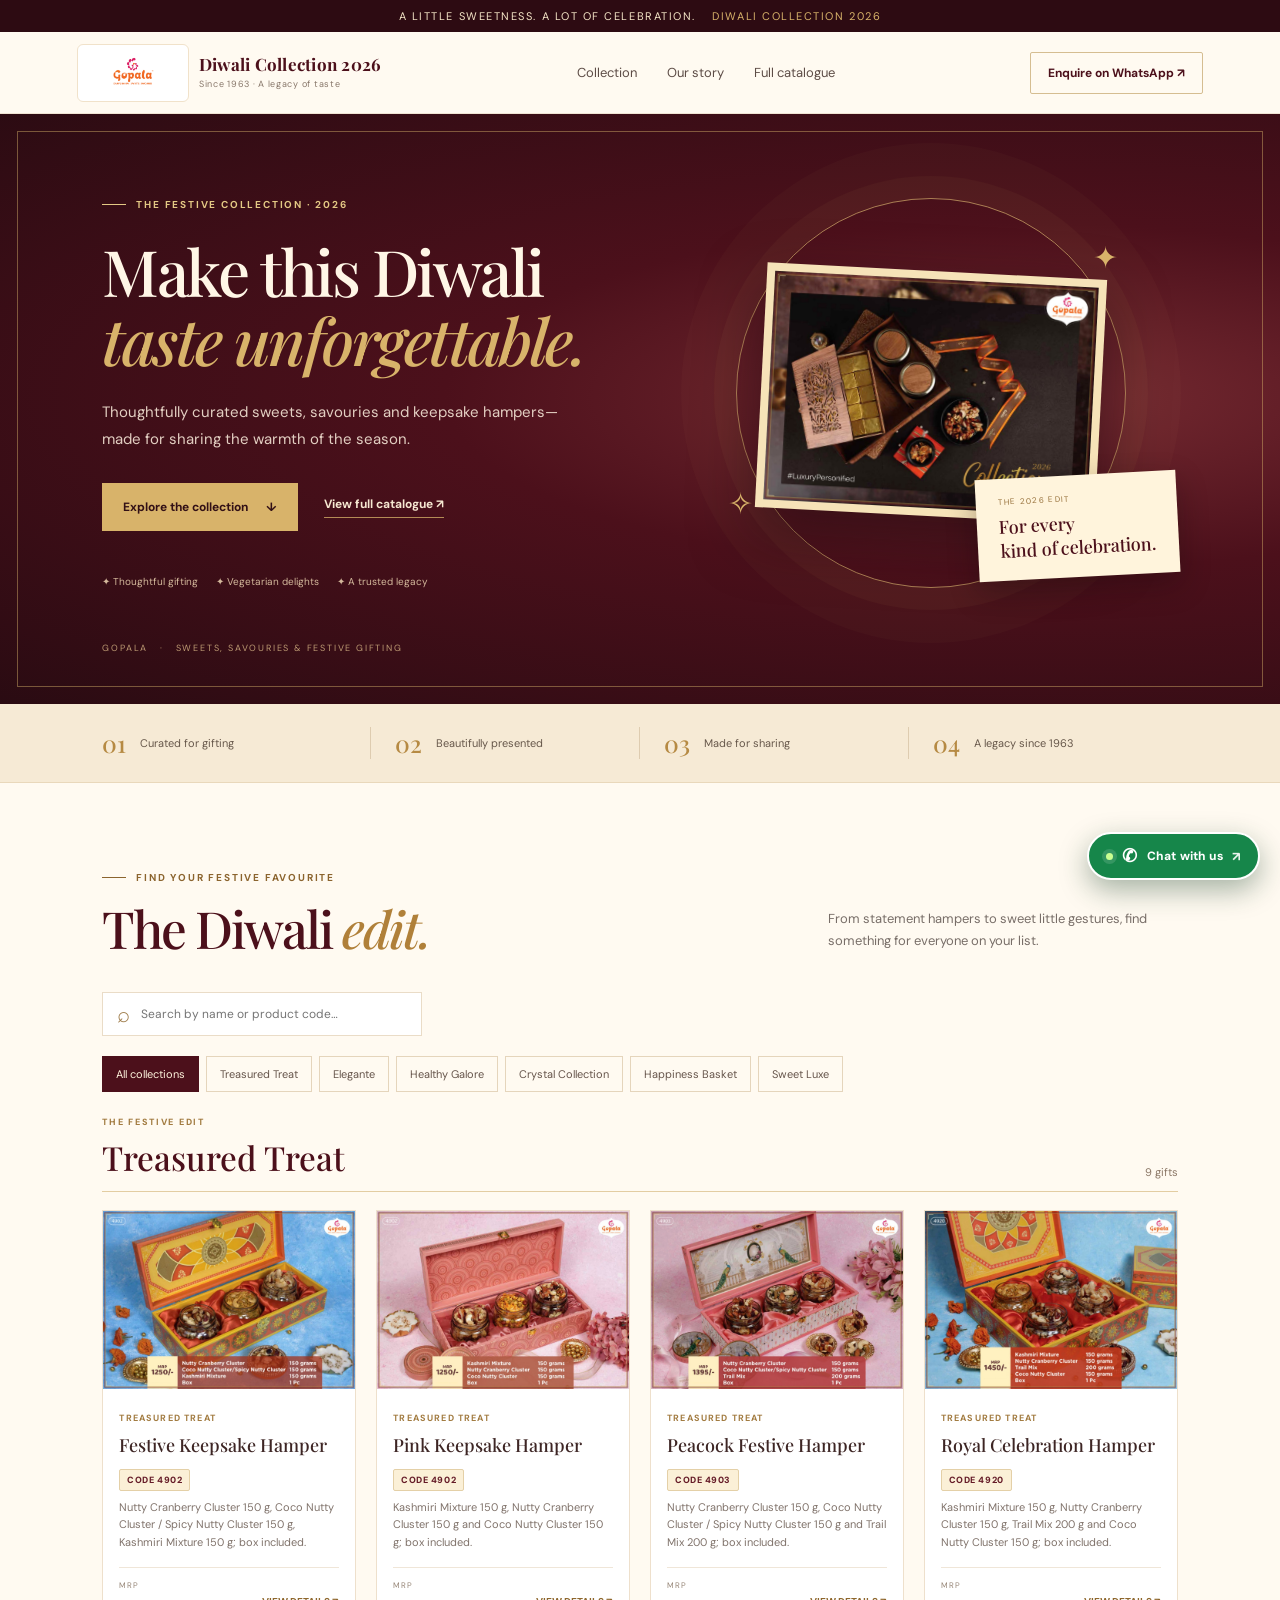
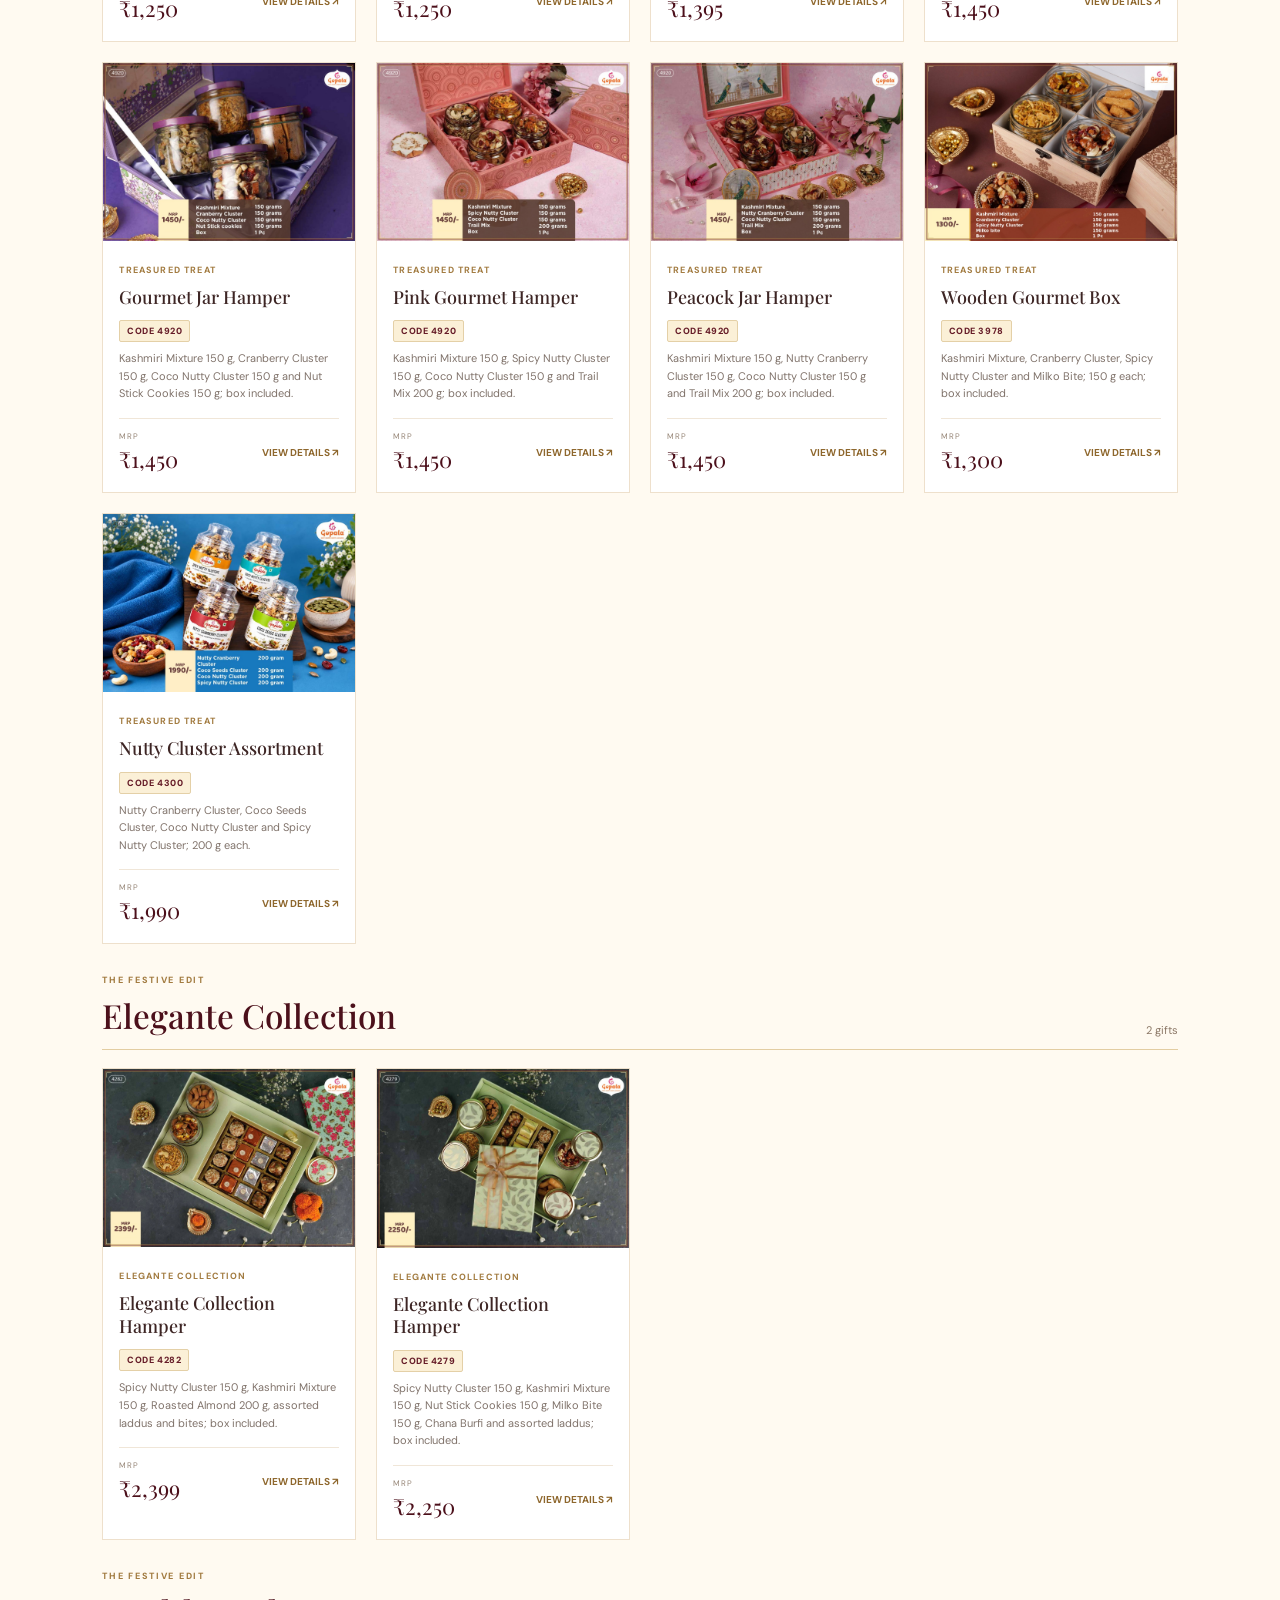
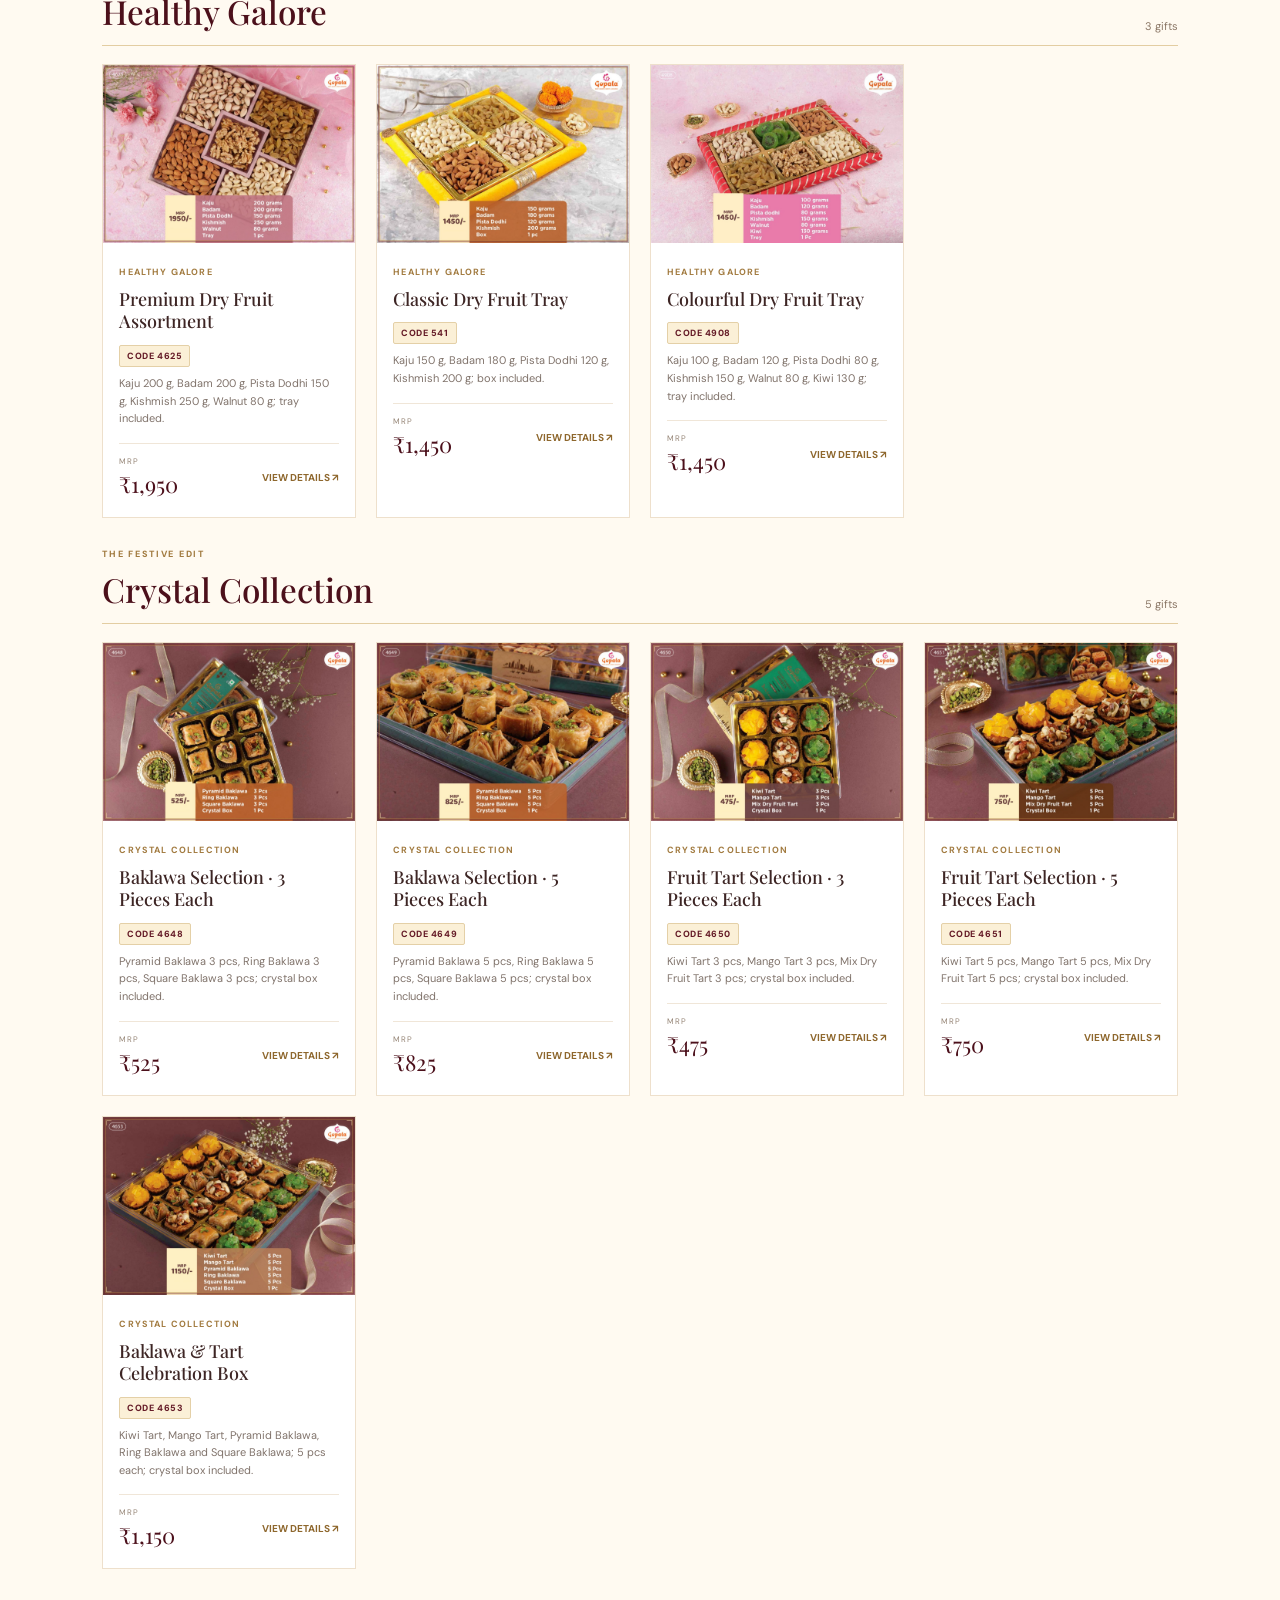
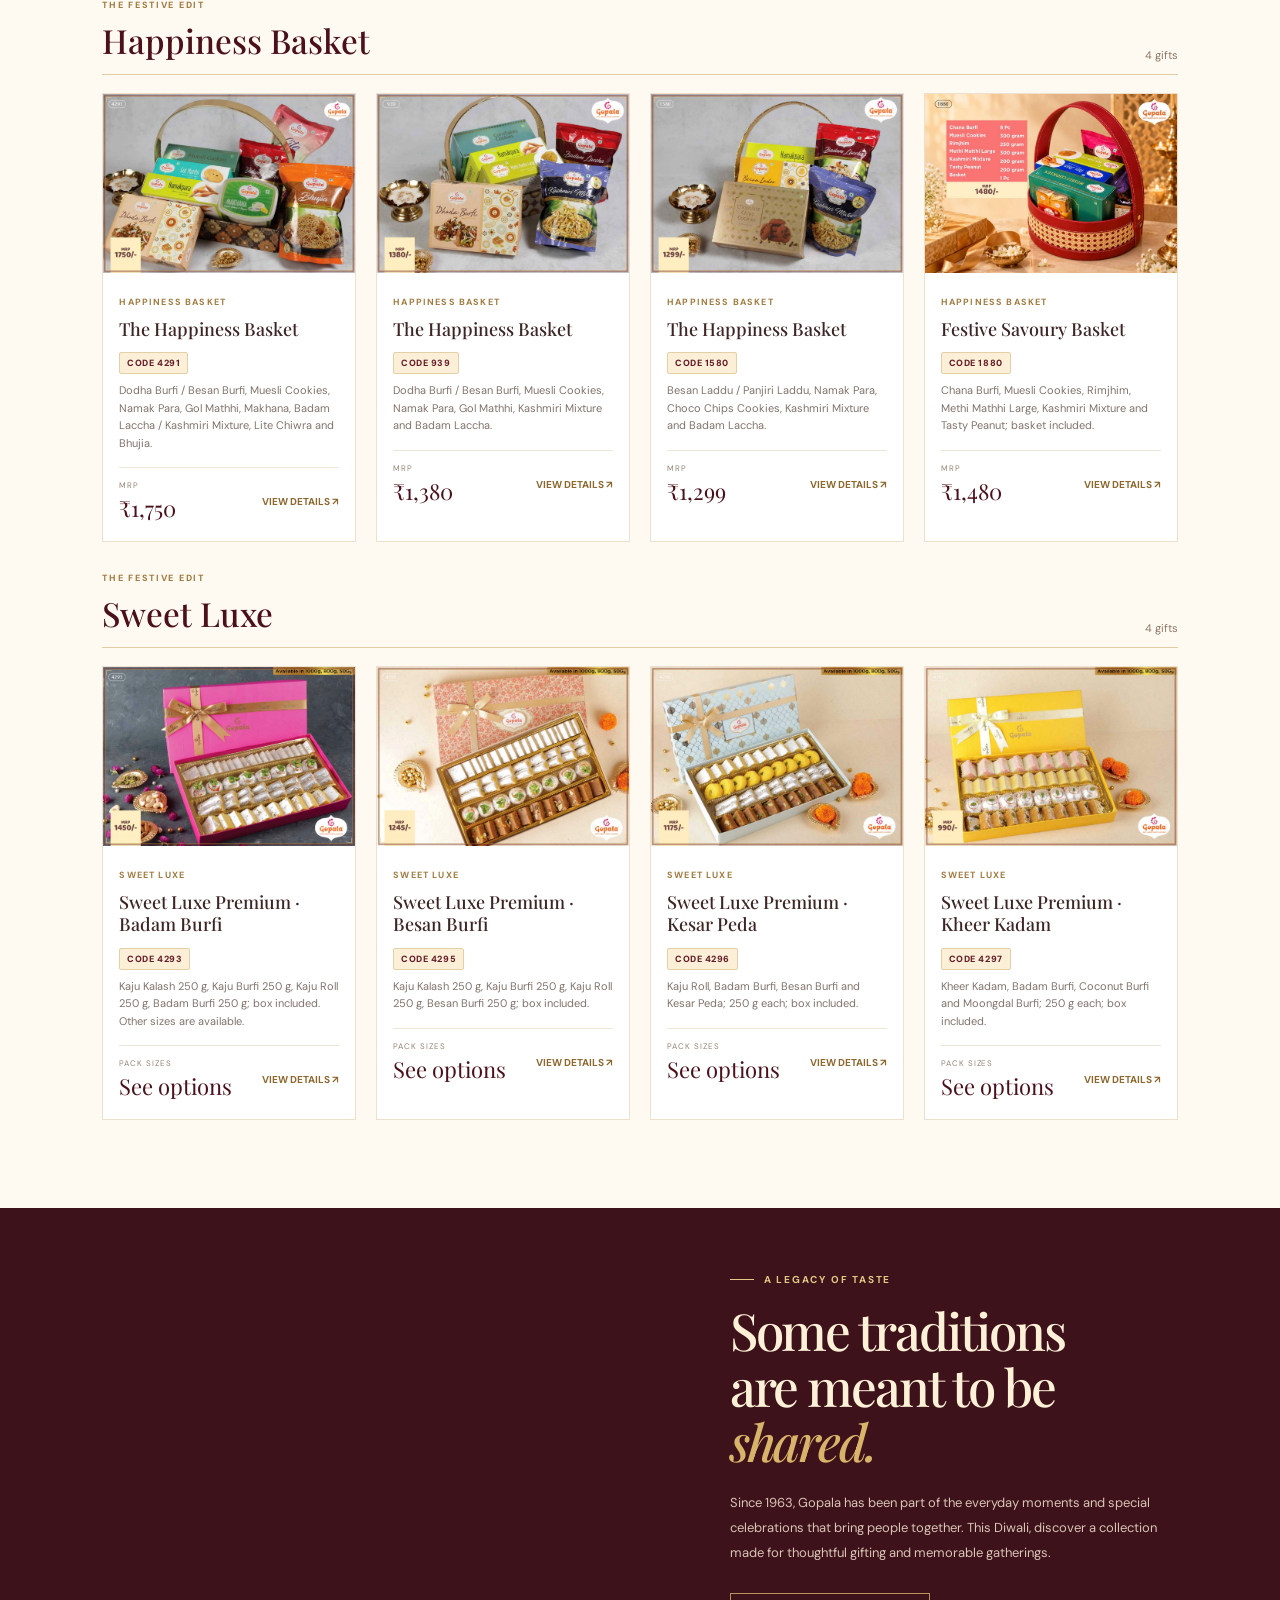
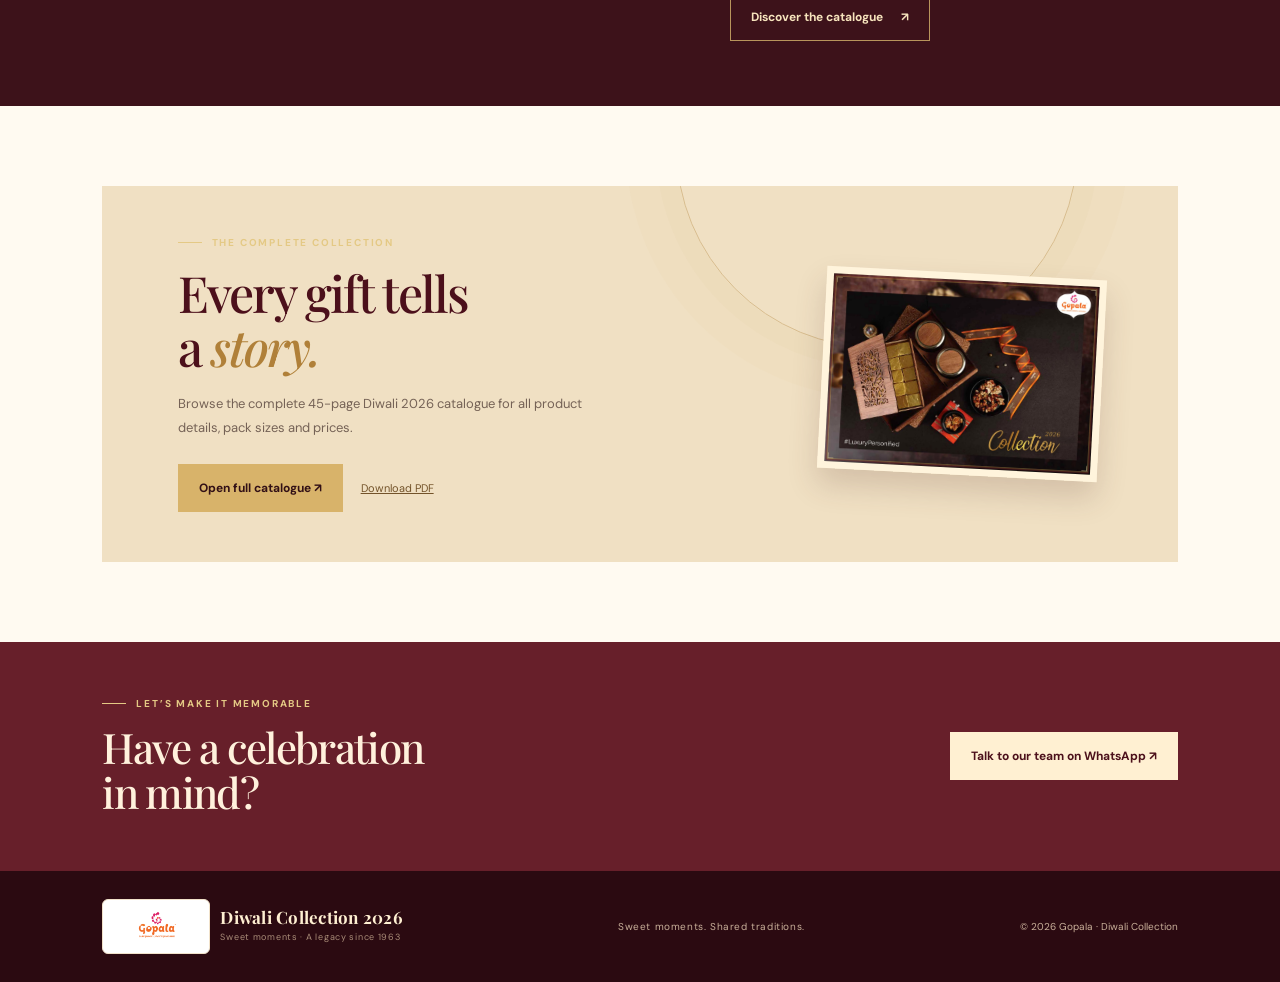
<file: gopala-diwali-2026-website/index.html>
<!doctype html>
<html lang="en">
<head>
<meta charset="utf-8"><meta name="viewport" content="width=device-width,initial-scale=1">
<meta name="theme-color" content="#4c101b">
<meta name="description" content="Discover Gopala's Diwali 2026 collection of festive hampers, premium sweets, dry fruits and gourmet treats.">
<title>Gopala | Diwali Collection 2026</title>
<link rel="preconnect" href="https://fonts.googleapis.com">
<link href="https://fonts.googleapis.com/css2?family=DM+Sans:wght@400;500;600;700&family=Playfair+Display:wght@500;600;700&display=swap" rel="stylesheet">
<link rel="stylesheet" href="styles.css">
</head>
<body>
<div class="topline">A little sweetness. A lot of celebration. <span>Diwali Collection 2026</span></div>
<header class="nav">
  <a class="brand" href="#" aria-label="Gopala home"><img class="brand-logo" src="assets/gopala-logo.png" alt="Gopala Dairy, Bakery, Sweets and Savouries logo"><span><b>Diwali Collection 2026</b><small>Since 1963 · A legacy of taste</small></span></a>
  <nav><a href="#collection">Collection</a><a href="#story">Our story</a><a href="#catalogue">Full catalogue</a></nav>
  <a class="nav-cta" href="https://wa.me/917290031303?text=Hello%20Gopala%2C%20I%27m%20interested%20in%20the%20Diwali%202026%20collection." target="_blank" rel="noopener">Enquire on WhatsApp ↗</a>
  <button class="menu-toggle" aria-label="Open menu" aria-expanded="false">☰</button>
</header>
<main>
<section class="hero">
  <div class="hero-copy">
    <div class="eyebrow"><span></span> THE FESTIVE COLLECTION · 2026</div>
    <h1>Make this Diwali<br><em>taste unforgettable.</em></h1>
    <p>Thoughtfully curated sweets, savouries and keepsake hampers—made for sharing the warmth of the season.</p>
    <div class="hero-actions"><a class="button gold" href="#collection">Explore the collection <span>↓</span></a><a class="text-link" href="assets/Gopala_Diwali_2026_Catalogue.pdf" target="_blank">View full catalogue ↗</a></div>
    <div class="hero-notes"><span>✦ Thoughtful gifting</span><span>✦ Vegetarian delights</span><span>✦ A trusted legacy</span></div>
  </div>
  <div class="hero-art">
    <div class="halo"></div><div class="hero-image"><img src="assets/pages/page-01.jpg" alt="Gopala Diwali Collection 2026 catalogue cover"></div>
    <div class="floating-tag"><span>THE 2026 EDIT</span><b>For every<br>kind of celebration.</b></div>
    <div class="spark s1">✦</div><div class="spark s2">✧</div>
  </div>
  <div class="hero-bottom">GOPALA <span>·</span> SWEETS, SAVOURIES & FESTIVE GIFTING</div>
</section>
<section class="trust-strip"><div><b>01</b><span>Curated for gifting</span></div><div><b>02</b><span>Beautifully presented</span></div><div><b>03</b><span>Made for sharing</span></div><div><b>04</b><span>A legacy since 1963</span></div></section>
<section id="collection" class="collection section">
  <div class="section-heading"><div><div class="eyebrow dark"><span></span> FIND YOUR FESTIVE FAVOURITE</div><h2>The Diwali <em>edit.</em></h2></div><p>From statement hampers to sweet little gestures, find something for everyone on your list.</p></div>
  <div class="toolbar"><label class="search"><span>⌕</span><input id="search" type="search" placeholder="Search by name or product code…" aria-label="Search products"></label><div id="filters" class="filters"><button class="filter active" data-category="All">All collections</button><button class="filter" data-category="Treasured Treat">Treasured Treat</button><button class="filter" data-category="Elegante Collection">Elegante</button><button class="filter" data-category="Healthy Galore">Healthy Galore</button><button class="filter" data-category="Crystal Collection">Crystal Collection</button><button class="filter" data-category="Happiness Basket">Happiness Basket</button><button class="filter" data-category="Sweet Luxe">Sweet Luxe</button></div></div>
  <div id="product-grid" class="product-grid" aria-live="polite"></div>
  <div id="empty" class="empty" hidden>No products match that search. Try another name or code.</div>
</section>
<section id="story" class="story">
  <div class="story-image"><img src="assets/product-images/product-page-37.svg" alt="Gopala premium festive sweets gift box"></div>
  <div class="story-copy"><div class="eyebrow"><span></span> A LEGACY OF TASTE</div><h2>Some traditions<br>are meant to be <em>shared.</em></h2><p>Since 1963, Gopala has been part of the everyday moments and special celebrations that bring people together. This Diwali, discover a collection made for thoughtful gifting and memorable gatherings.</p><a class="button outline" href="#catalogue">Discover the catalogue <span>↗</span></a></div>
</section>
<section id="catalogue" class="catalogue section">
  <div class="catalogue-panel"><div><div class="eyebrow"><span></span> THE COMPLETE COLLECTION</div><h2>Every gift tells<br>a <em>story.</em></h2><p>Browse the complete 45-page Diwali 2026 catalogue for all product details, pack sizes and prices.</p><a class="button gold" href="assets/Gopala_Diwali_2026_Catalogue.pdf" target="_blank" rel="noopener">Open full catalogue ↗</a><a class="download-link" href="assets/Gopala_Diwali_2026_Catalogue.pdf" download>Download PDF</a></div><div class="catalogue-cover"><img src="assets/pages/page-01.jpg" alt="Gopala Diwali 2026 catalogue cover"></div></div>
</section>
<section class="contact-band"><div><div class="eyebrow"><span></span> LET’S MAKE IT MEMORABLE</div><h2>Have a celebration<br>in mind?</h2></div><a class="button light" href="https://wa.me/917290031303?text=Hello%20Gopala%2C%20please%20help%20me%20with%20Diwali%20gifting." target="_blank" rel="noopener">Talk to our team on WhatsApp ↗</a></section>
</main>
<footer><a class="brand footer-brand" href="#"><img class="brand-logo" src="assets/gopala-logo.png" alt="Gopala logo"><span><b>Diwali Collection 2026</b><small>Sweet moments · A legacy since 1963</small></span></a><p>Sweet moments. Shared traditions.</p><span>© 2026 Gopala · Diwali Collection</span></footer>
<a class="whatsapp-float" href="https://wa.me/917290031303?text=Hello%20Gopala%2C%20I%27m%20interested%20in%20the%20Diwali%202026%20gifting%20collection." target="_blank" rel="noopener" aria-label="Chat with Gopala on WhatsApp"><span class="wa-dot"></span><span class="wa-icon">✆</span><span>Chat with us</span><span class="wa-arrow">↗</span></a>
<div id="modal" class="modal" aria-hidden="true"><div class="modal-backdrop" data-close></div><div class="modal-card" role="dialog" aria-modal="true" aria-labelledby="modal-title"><button class="modal-close" data-close aria-label="Close">×</button><img id="modal-img" alt=""><div class="modal-info"><div class="eyebrow dark" id="modal-category"></div><h2 id="modal-title"></h2><p id="modal-desc"></p><div class="modal-price"><small id="modal-price-label">MRP</small><b id="modal-price"></b><span id="modal-code"></span></div><div id="modal-sizes" class="modal-sizes" hidden aria-label="Prices by pack size"></div><a id="modal-whatsapp" class="button gold" target="_blank" rel="noopener">Enquire about this gift ↗</a></div></div></div>
<script src="app.js"></script>
</body></html>
</file>
<file: gopala-diwali-2026-website/styles.css>
*{box-sizing:border-box} :root{--wine:#4c101b;--wine2:#681f2b;--gold:#d8b36a;--cream:#fff8eb;--ink:#2c2020;--muted:#786e68;--line:#eadcc7}html{scroll-behavior:smooth;scroll-padding-top:90px}body{margin:0;background:#fffaf1;color:var(--ink);font-family:"DM Sans",sans-serif}a{color:inherit;text-decoration:none}.topline{background:#2d0b12;color:#f6e7c8;text-align:center;padding:9px 16px;font-size:11px;letter-spacing:.14em;text-transform:uppercase}.topline span{color:var(--gold);margin-left:12px}.nav{height:82px;display:flex;align-items:center;justify-content:space-between;padding:0 6vw;background:#fffaf1;position:sticky;top:0;z-index:20;border-bottom:1px solid #f0e4d3}.brand{display:flex;align-items:center;gap:10px}.brand-mark{display:grid;place-items:center;width:42px;height:42px;border-radius:50%;background:var(--wine);color:var(--gold);font-family:"Playfair Display",serif;font-size:26px;border:1px solid var(--gold);outline:1px solid var(--wine);outline-offset:3px}.brand b{display:block;font-family:"Playfair Display",serif;font-size:22px;color:var(--wine);line-height:1}.brand small{display:block;font-size:9px;letter-spacing:.08em;color:#88776a;margin-top:5px}.nav nav{display:flex;gap:30px;font-size:13px;color:#5d4c46}.nav nav a:hover,.text-link:hover{color:#a26e22}.nav-cta{font-size:12px;border:1px solid #d5bd91;padding:12px 17px;border-radius:2px;color:var(--wine);font-weight:700}.menu-toggle{display:none;background:none;border:0;font-size:24px;color:var(--wine)}.hero{min-height:590px;background:radial-gradient(ellipse at 80% 48%,#772b32 0,#4c101b 40%,#2a0b12 100%);color:#fff6e6;padding:74px 8vw 45px;display:grid;grid-template-columns:1fr .85fr;align-items:center;position:relative;overflow:hidden}.hero:before{content:"";position:absolute;inset:17px;border:1px solid rgba(216,179,106,.45);pointer-events:none}.hero-copy{position:relative;z-index:2;max-width:600px}.eyebrow{display:flex;align-items:center;gap:10px;font-size:10px;font-weight:700;letter-spacing:.18em;color:#e4c985}.eyebrow span{width:24px;height:1px;background:currentColor;display:inline-block}.eyebrow.dark{color:#8b642e}.hero h1,.section h2,.story h2,.catalogue h2,.contact-band h2{font-family:"Playfair Display",serif;font-size:clamp(44px,5vw,72px);line-height:1.08;font-weight:500;letter-spacing:-.04em;margin:25px 0}.hero h1 em,.section h2 em,.story h2 em,.catalogue h2 em{font-weight:500;color:var(--gold)}.hero-copy>p{color:#e3cfc2;line-height:1.8;max-width:480px;font-size:15px}.hero-actions{display:flex;align-items:center;gap:26px;margin-top:30px}.button{display:inline-flex;align-items:center;justify-content:center;gap:18px;padding:15px 20px;font-size:12px;font-weight:700;transition:transform .2s,background .2s;border:1px solid transparent}.button:hover{transform:translateY(-2px)}.gold{background:var(--gold);color:#321016}.gold:hover{background:#edce8a}.text-link{font-size:12px;font-weight:700;color:#f6e8d1;border-bottom:1px solid #b48b56;padding-bottom:5px}.hero-notes{display:flex;gap:18px;flex-wrap:wrap;color:#d4b99c;font-size:10px;margin-top:44px}.hero-art{position:relative;display:flex;justify-content:center;align-items:center;min-height:400px}.halo{position:absolute;width:min(34vw,390px);aspect-ratio:1;border-radius:50%;border:1px solid rgba(225,189,116,.65);box-shadow:0 0 0 22px rgba(225,189,116,.04),0 0 0 55px rgba(225,189,116,.025)}.hero-image{width:min(29vw,340px);position:relative;transform:rotate(3deg);padding:8px;background:#f6e3b8;box-shadow:0 25px 60px #17070b80}.hero-image img{width:100%;display:block}.floating-tag{position:absolute;bottom:16px;right:0;background:#fff4dc;color:var(--wine);padding:18px 22px;box-shadow:0 12px 30px #18080b55;transform:rotate(-3deg)}.floating-tag span{font-size:8px;letter-spacing:.16em;color:#96703a;display:block;margin-bottom:8px}.floating-tag b{font-family:"Playfair Display",serif;font-size:18px;font-weight:500}.spark{position:absolute;color:var(--gold);font-size:30px}.s1{top:45px;right:12%}.s2{left:9%;bottom:70px}.hero-bottom{grid-column:1/-1;color:#bd9a73;font-size:9px;letter-spacing:.2em;margin-top:38px}.hero-bottom span{padding:0 8px}.trust-strip{display:grid;grid-template-columns:repeat(4,1fr);padding:23px 8vw;background:#f6ead5;border-bottom:1px solid #e9d8bb}.trust-strip div{display:flex;gap:14px;align-items:center;border-right:1px solid #deccb0;padding-left:24px}.trust-strip div:first-child{padding-left:0}.trust-strip div:last-child{border:0}.trust-strip b{font-family:"Playfair Display",serif;color:#b68a43;font-size:24px;font-weight:500}.trust-strip span{font-size:11px;color:#67584b}.section{padding:88px 8vw}.section-heading{display:flex;align-items:end;justify-content:space-between;gap:30px}.section h2,.story h2,.catalogue h2,.contact-band h2{font-size:clamp(40px,4vw,56px);color:var(--wine);margin:17px 0 0}.section h2 em,.story h2 em,.catalogue h2 em{color:#b08039}.section-heading>p{max-width:350px;color:var(--muted);line-height:1.7;font-size:13px;margin-bottom:4px}.toolbar{display:flex;justify-content:space-between;align-items:center;gap:20px;margin:36px 0 24px;flex-wrap:wrap}.search{display:flex;align-items:center;gap:9px;background:white;border:1px solid var(--line);padding:0 14px;width:min(320px,100%);height:44px}.search span{font-size:22px;color:#9e7b49}.search input{border:0;outline:0;width:100%;font:inherit;font-size:12px;background:transparent}.filters{display:flex;gap:7px;flex-wrap:wrap}.filter{border:1px solid #e5d5bc;background:transparent;padding:10px 13px;color:#66554b;font:inherit;font-size:11px;cursor:pointer}.filter.active,.filter:hover{background:var(--wine);border-color:var(--wine);color:#fff4dd}.product-grid{display:grid;grid-template-columns:repeat(4,minmax(0,1fr));gap:20px}.product-card{background:#fff;border:1px solid #eee0cc;min-width:0;transition:transform .25s,box-shadow .25s;cursor:pointer}.product-card:hover{transform:translateY(-5px);box-shadow:0 16px 35px #4c101b12}.product-image{position:relative;background:#eee1ce;overflow:hidden;aspect-ratio:1.42}.product-image img{width:100%;height:100%;object-fit:cover;display:block;transition:transform .5s}.product-card:hover .product-image img{transform:scale(1.035)}.product-code{position:absolute;top:11px;left:11px;background:#fff7e8eF;border:1px solid #d7bd86;color:var(--wine);font-size:10px;font-weight:700;padding:6px 8px}.product-info{padding:16px 16px 18px}.product-category{font-size:9px;text-transform:uppercase;letter-spacing:.13em;color:#a27b40;font-weight:700}.product-info h3{font-family:"Playfair Display",serif;font-weight:500;font-size:18px;line-height:1.25;margin:8px 0 10px;color:#3d2524}.product-info p{font-size:11px;line-height:1.6;color:#80736b;min-height:35px;margin:0 0 15px}.product-bottom{border-top:1px solid #f0e6d8;padding-top:12px;display:flex;align-items:center;justify-content:space-between}.price-label{font-size:8px;letter-spacing:.12em;color:#958475;text-transform:uppercase;display:block;margin-bottom:3px}.price{font-family:"Playfair Display",serif;font-size:22px;color:var(--wine)}.view-link{font-size:10px;color:#8e672d;font-weight:700}.empty{text-align:center;color:var(--muted);padding:50px}.story{display:grid;grid-template-columns:1fr 1fr;background:#3d121a;color:#fff0d5}.story-image{min-height:420px;overflow:hidden}.story-image img{width:100%;height:100%;object-fit:cover;display:block}.story-copy{padding:65px 9vw 65px 7vw;align-self:center}.story h2{color:#fff1d8}.story h2 em{color:var(--gold)}.story-copy p{color:#d9c4b5;font-size:13px;line-height:1.9;margin:22px 0 28px;max-width:450px}.outline{border-color:#b9955c;color:#f7e4bd}.outline:hover{background:#5a2027}.catalogue{padding-top:80px;padding-bottom:80px}.catalogue-panel{background:#f0e0c3;padding:50px 7%;display:grid;grid-template-columns:1fr 280px;align-items:center;gap:40px;position:relative;overflow:hidden}.catalogue-panel:after{content:"";position:absolute;width:400px;height:400px;border:1px solid #d8bd8e;border-radius:50%;right:100px;top:-240px;box-shadow:0 0 0 20px #d8bd8e15,0 0 0 50px #d8bd8e12}.catalogue h2{font-size:50px}.catalogue-panel p{max-width:420px;color:#756256;line-height:1.8;font-size:13px;margin:18px 0 25px}.catalogue-cover{position:relative;z-index:1;box-shadow:0 16px 30px #5b342e30;transform:rotate(3deg);border:7px solid #fff4dc}.catalogue-cover img{width:100%;display:block}.download-link{display:inline-block;margin-left:18px;font-size:11px;color:#73532a;text-decoration:underline}.contact-band{background:#671f2a;color:#fff1dc;padding:55px 8vw;display:flex;align-items:center;justify-content:space-between;gap:30px}.contact-band h2{color:#fff1dc;font-size:42px;margin:15px 0 0}.light{background:#fff0d2;color:var(--wine)}footer{display:flex;align-items:center;justify-content:space-between;gap:20px;padding:28px 8vw;background:#2b0a11;color:#c9b09a;font-size:10px}footer .brand b{color:#fff0d2}footer .brand small{color:#a98c78}footer .brand-mark{background:#5d1a26}footer p{letter-spacing:.06em}.modal{position:fixed;inset:0;z-index:60;display:none;align-items:center;justify-content:center;padding:20px}.modal.open{display:flex}.modal-backdrop{position:absolute;inset:0;background:#1d080ddd;backdrop-filter:blur(5px)}.modal-card{position:relative;z-index:1;background:#fff9ef;max-width:850px;width:100%;max-height:90vh;overflow:auto;display:grid;grid-template-columns:1fr 1fr;box-shadow:0 25px 70px #0005}.modal-card>img{width:100%;height:100%;min-height:360px;object-fit:cover;background:#ead9bd}.modal-info{padding:38px 34px;align-self:center}.modal-close{position:absolute;right:10px;top:7px;z-index:2;border:0;background:#fff5e4;color:var(--wine);font-size:28px;width:36px;height:36px;cursor:pointer}.modal-info h2{font-family:"Playfair Display",serif;font-weight:500;font-size:30px;color:var(--wine);line-height:1.15;margin:12px 0}.modal-info p{font-size:12px;color:#77675b;line-height:1.8}.modal-price{display:flex;align-items:center;gap:13px;margin:22px 0}.modal-price small{font-size:9px;letter-spacing:.12em;color:#8e7763}.modal-price b{font-family:"Playfair Display",serif;font-size:28px;color:var(--wine)}.modal-price span{font-size:10px;color:#9a836c;margin-left:auto}.modal-info .button{width:100%;margin-bottom:15px}.modal-info .text-link{display:inline-block;color:#8b652e}.modal[aria-hidden="true"]{pointer-events:none}@media(max-width:1050px){.product-grid{grid-template-columns:repeat(3,minmax(0,1fr))}.hero{padding-left:6vw;padding-right:6vw}.nav{padding:0 4vw}.nav nav{gap:17px}.nav-cta{font-size:10px}.section{padding-left:6vw;padding-right:6vw}}@media(max-width:760px){.topline{font-size:9px}.nav{height:70px}.nav nav,.nav-cta{display:none}.menu-toggle{display:block}.nav nav.mobile-open{display:flex;position:absolute;top:70px;left:0;right:0;background:#fffaf1;padding:20px 6vw;flex-direction:column;border-bottom:1px solid var(--line)}.hero{grid-template-columns:1fr;padding:54px 8vw 32px}.hero h1{font-size:48px}.hero-art{min-height:340px;margin-top:20px}.hero-image{width:min(58vw,280px)}.halo{width:65vw}.floating-tag{right:0;bottom:8px}.hero-bottom{margin-top:15px}.trust-strip{grid-template-columns:1fr 1fr;gap:18px;padding:22px 8vw}.trust-strip div{padding-left:0;border:0}.section{padding:60px 6vw}.section-heading{display:block}.section-heading>p{margin-top:18px}.toolbar{align-items:stretch}.search{width:100%}.filters{overflow-x:auto;flex-wrap:nowrap;padding-bottom:4px}.filter{white-space:nowrap}.product-grid{grid-template-columns:repeat(2,minmax(0,1fr));gap:12px}.product-info{padding:12px}.product-info h3{font-size:16px}.product-info p{font-size:10px}.price{font-size:19px}.story{grid-template-columns:1fr}.story-image{min-height:250px;max-height:300px}.story-copy{padding:45px 8vw 50px}.catalogue-panel{grid-template-columns:1fr;padding:35px 8vw}.catalogue-cover{width:180px;justify-self:center}.contact-band{padding:42px 8vw;align-items:flex-start;flex-direction:column}.contact-band h2{font-size:36px}footer{flex-wrap:wrap;padding:25px 6vw}footer p{order:3;width:100%;margin:0}.modal-card{grid-template-columns:1fr;max-width:480px}.modal-card>img{height:240px;min-height:0}.modal-info{padding:24px}.modal-info h2{font-size:25px}}@media(max-width:420px){.product-grid{grid-template-columns:1fr 1fr}.product-info h3{font-size:14px}.product-info p{display:none}.product-bottom{margin-top:10px}.hero-actions{align-items:flex-start;flex-direction:column;gap:16px}.hero-notes{gap:10px}.brand b{font-size:20px}}

/* Brand identity, collection navigation, and always-visible WhatsApp contact */
.brand-logo{display:block;width:112px;height:58px;object-fit:contain;flex-shrink:0;background:#fff;padding:3px 6px;border:1px solid #f1e2ca;border-radius:6px}
.brand b{font-size:17px;letter-spacing:.015em}
.brand small{font-size:9px}
.footer-brand .brand-logo{width:108px;height:55px}
.modal-sizes{margin:-7px 0 22px;background:#fff0d0;border:1px solid #e4c990;padding:13px 15px}
.modal-sizes[hidden]{display:none!important}
.modal-sizes-title{font-size:10px;letter-spacing:.12em;text-transform:uppercase;font-weight:800;color:#946b2b;margin-bottom:7px}
.modal-size-row{display:flex;align-items:center;justify-content:space-between;gap:12px;border-top:1px solid #e8d5ab;padding:9px 0;font-size:12px;color:#604b3b}
.modal-size-row strong{white-space:nowrap;color:#4c101b;font-size:14px}
.whatsapp-float{position:fixed;right:20px;bottom:20px;z-index:90;display:flex;align-items:center;gap:9px;padding:13px 17px;border-radius:999px;border:2px solid #fff;background:#16864a;color:#fff;box-shadow:0 10px 28px #123c2460;font-size:12px;font-weight:800;letter-spacing:.015em;transition:transform .2s,box-shadow .2s}
.whatsapp-float:hover{transform:translateY(-3px);box-shadow:0 14px 34px #123c2480}
.wa-icon{font-size:18px;line-height:1}
.wa-dot{width:7px;height:7px;border-radius:50%;background:#c9ff91;box-shadow:0 0 0 4px #ffffff22;animation:waPulse 1.9s infinite}
.wa-arrow{font-size:13px;opacity:.9}
@keyframes waPulse{0%,100%{box-shadow:0 0 0 4px #ffffff22}50%{box-shadow:0 0 0 7px #ffffff0b}}
@media(max-width:760px){.brand-logo{width:94px;height:51px}.whatsapp-float{right:12px;bottom:12px;padding:12px 15px;gap:7px}.modal-sizes{padding:10px 11px}}

/* Clear section groupings when the complete collection is visible */
#product-grid{display:block}
.collection-group{margin-top:30px}
.collection-group:first-child{margin-top:0}
.collection-group-heading{display:flex;align-items:end;justify-content:space-between;gap:16px;border-bottom:1px solid #e3cda2;padding:0 0 12px;margin-bottom:18px}
.collection-overline{display:block;font-size:9px;letter-spacing:.19em;color:#a27b40;font-weight:800;margin-bottom:7px}
.collection-group-heading h3{margin:0;font-family:"Playfair Display",serif;font-size:clamp(24px,2.6vw,34px);font-weight:500;color:#4c101b}
.collection-count{font-size:11px;color:#8b7766;white-space:nowrap}
.collection-products{display:grid;grid-template-columns:repeat(4,minmax(0,1fr));gap:20px}
@media(max-width:1050px){.collection-products{grid-template-columns:repeat(3,minmax(0,1fr))}}
@media(max-width:760px){.collection-products{grid-template-columns:repeat(2,minmax(0,1fr));gap:12px}.collection-group-heading{align-items:center}}
@media(max-width:420px){.collection-products{grid-template-columns:1fr}}

/* Product cards use cropped photo-only SVGs, not full catalogue pages. */
.product-image{aspect-ratio:1.78;background:#f4e5cd;overflow:hidden}
.product-image img{display:block;width:100%;height:100%;object-fit:cover;object-position:center center}
.product-image--photo-tall{aspect-ratio:1.2}
.product-image--photo-wide{aspect-ratio:1.95}
.product-image--sweet{aspect-ratio:1.3}
.product-image--basket{aspect-ratio:.9}
.product-code-text{display:inline-block;margin:0 0 8px;padding:4px 7px;border-radius:2px;background:#fbf0d7;border:1px solid #e4d0a7;color:#651b27;font-size:9px;font-weight:800;letter-spacing:.06em}
.product-image .product-code{display:none!important}

/* Final image fix: use actual JPGs and crop away the MRP/contents strip at the bottom. */
.product-image {
  aspect-ratio: 1.72 / 1;
  position: relative;
  background: #f5e8d4;
  overflow: hidden;
}
.product-image img {
  display: block;
  width: 100%;
  height: 100%;
  object-fit: cover;
  object-position: center top;
}
.product-image .product-code { display:none!important; }
.product-code-text {
  display:inline-block;
  margin:0 0 8px;
  padding:4px 7px;
  border:1px solid #e4d0a7;
  background:#fbf0d7;
  color:#651b27;
  border-radius:2px;
  font-size:9px;
  font-weight:800;
  letter-spacing:.06em;
}
/* The popup uses the same product-only crop rather than showing the printed MRP/contents panel. */
.modal-card { align-items:start; grid-template-columns:minmax(0,1fr) minmax(0,1fr); }
.modal-card>img {
  width:100%;
  height:auto;
  min-height:0;
  aspect-ratio:1.72 / 1;
  object-fit:cover;
  object-position:center top;
  align-self:start;
}
@media(max-width:760px) {
  .product-image { aspect-ratio:1.55 / 1; }
  .modal-card>img {
    width:100%;
    height:240px;
    min-height:0;
    aspect-ratio:auto;
    object-fit:cover;
    object-position:center top;
  }
}

/* Show the full catalogue product artwork without cropping any edges. */
.product-image {
  aspect-ratio: 1305 / 923 !important;
  background: #f6ead5;
  overflow: hidden;
}
.product-image img {
  width: 100%;
  height: 100%;
  object-fit: contain !important;
  object-position: center center !important;
  display: block;
}
.product-image--photo-tall,
.product-image--photo-wide,
.product-image--sweet,
.product-image--basket {
  aspect-ratio: 1305 / 923 !important;
}
.modal-card {
  align-items: start;
}
.modal-card > img {
  aspect-ratio: 1305 / 923 !important;
  width: 100%;
  height: auto !important;
  min-height: 0 !important;
  max-height: 75vh;
  object-fit: contain !important;
  object-position: center center !important;
  background: #f6ead5;
}
@media(max-width:760px) {
  .modal-card > img {
    width: 100%;
    height: auto !important;
    min-height: 0 !important;
    max-height: 44vh;
    aspect-ratio: 1305 / 923 !important;
    object-fit: contain !important;
  }
}
</file>
